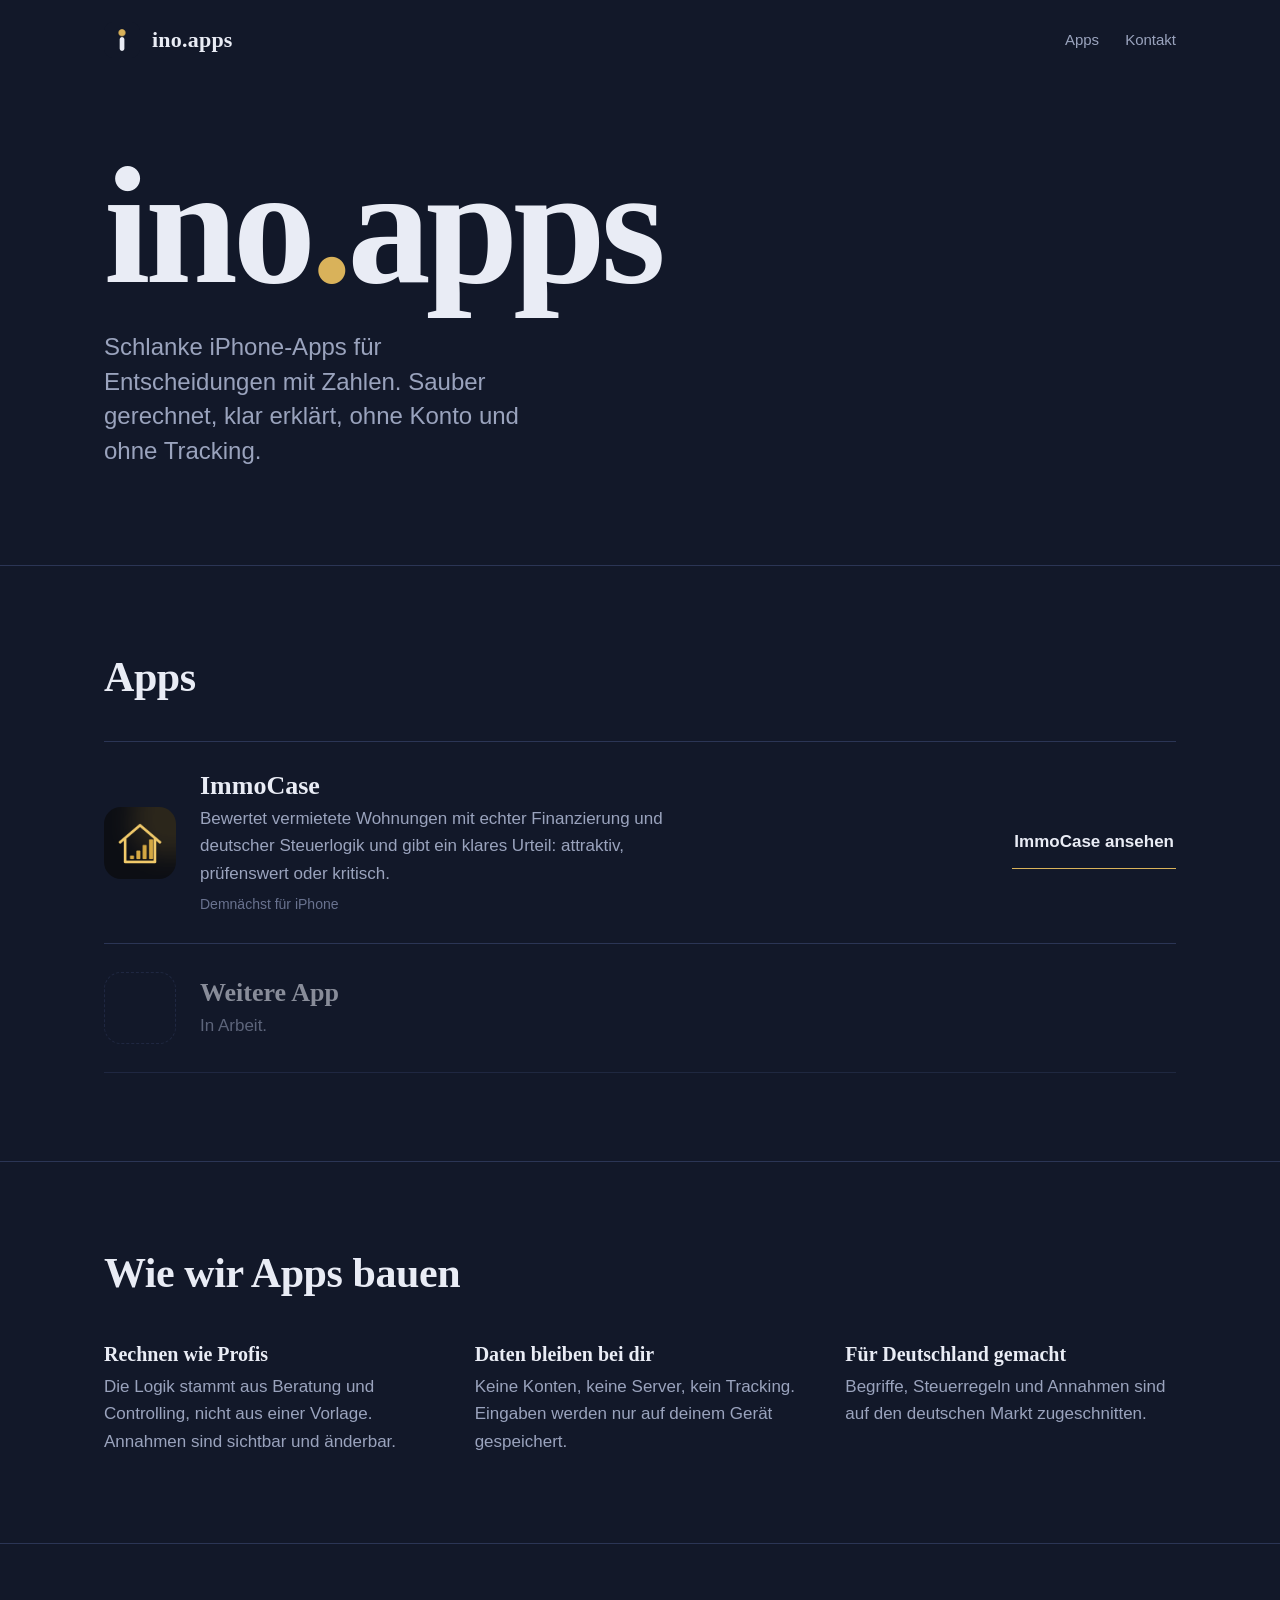
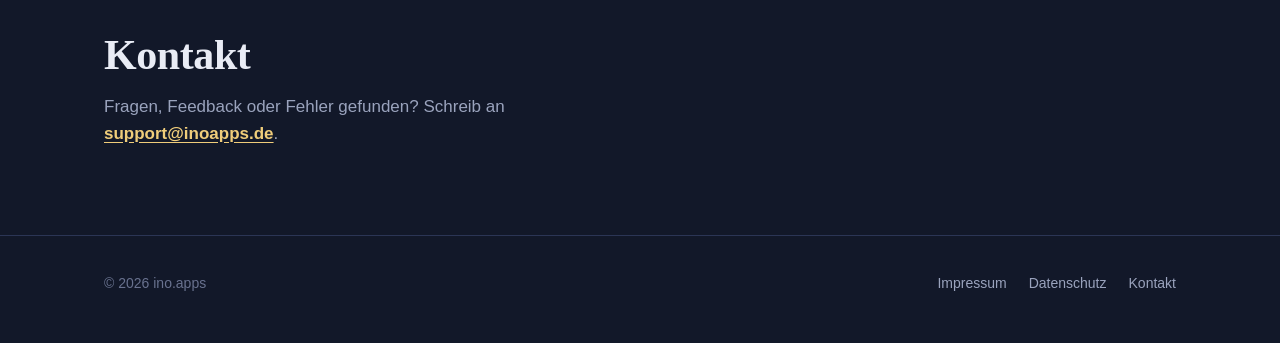
<file: index.html>
<!DOCTYPE html>
<html lang="de">
<head>
<meta charset="UTF-8">
<meta name="viewport" content="width=device-width, initial-scale=1">
<title>ino.apps – Apps für Entscheidungen mit Zahlen</title>
<meta name="description" content="ino.apps entwickelt schlanke iPhone-Apps, die Entscheidungen mit Zahlen einfacher machen. Erste App: ImmoCase für die Bewertung vermieteter Immobilien.">
<link rel="canonical" href="https://inoapps.de/">
<meta property="og:title" content="ino.apps">
<meta property="og:description" content="Schlanke iPhone-Apps für Entscheidungen mit Zahlen.">
<meta name="theme-color" content="#121829">
<link rel="icon" href="/assets/ino-mark.svg" type="image/svg+xml">
<link rel="icon" href="/assets/ino-favicon.png" type="image/png">
<link rel="apple-touch-icon" href="/assets/ino-icon-180.png">
<link rel="stylesheet" href="/assets/style.css">
</head>
<body>
<header class="wrap top">
  <a class="brand" href="/"><img src="/assets/ino-icon-180.png" alt=""><span>ino.apps</span></a>
  <nav aria-label="Seitennavigation"><a href="#apps">Apps</a><a href="#kontakt">Kontakt</a></nav>
</header>
<main>
  <section class="wrap studio-hero">
    <h1 class="wordmark">ino<span class="dot">.</span>apps</h1>
    <p class="lead">Schlanke iPhone-Apps für Entscheidungen mit Zahlen. Sauber gerechnet, klar erklärt, ohne Konto und ohne Tracking.</p>
  </section>

  <section class="section" id="apps" aria-labelledby="apps-title">
    <div class="wrap">
      <h2 id="apps-title">Apps</h2>
      <ul class="apps">
        <li>
          <img src="/immocase/assets/icon-180.png" alt="">
          <div>
            <h3>ImmoCase</h3>
            <p>Bewertet vermietete Wohnungen mit echter Finanzierung und deutscher Steuerlogik und gibt ein klares Urteil: attraktiv, prüfenswert oder kritisch.</p>
            <p class="status">Demnächst für iPhone</p>
          </div>
          <a class="go" href="/immocase/">ImmoCase ansehen</a>
        </li>
        <li class="soon" aria-label="Weitere App in Arbeit">
          <span class="slot" aria-hidden="true"></span>
          <div><h3>Weitere App</h3><p>In Arbeit.</p></div>
        </li>
      </ul>
    </div>
  </section>

  <section class="section" aria-labelledby="p-title">
    <div class="wrap">
      <h2 id="p-title">Wie wir Apps bauen</h2>
      <div class="principles">
        <div><h3>Rechnen wie Profis</h3><p>Die Logik stammt aus Beratung und Controlling, nicht aus einer Vorlage. Annahmen sind sichtbar und änderbar.</p></div>
        <div><h3>Daten bleiben bei dir</h3><p>Keine Konten, keine Server, kein Tracking. Eingaben werden nur auf deinem Gerät gespeichert.</p></div>
        <div><h3>Für Deutschland gemacht</h3><p>Begriffe, Steuerregeln und Annahmen sind auf den deutschen Markt zugeschnitten.</p></div>
      </div>
    </div>
  </section>

  <section class="section contact" id="kontakt" aria-labelledby="k-title">
    <div class="wrap">
      <h2 id="k-title">Kontakt</h2>
      <p>Fragen, Feedback oder Fehler gefunden? Schreib an <a href="mailto:support@inoapps.de">support@inoapps.de</a>.</p>
    </div>
  </section>
</main>
<footer><div class="wrap"><span>© 2026 ino.apps</span><nav aria-label="Rechtliches"><a href="/impressum.html">Impressum</a><a href="/datenschutz.html">Datenschutz</a><a href="mailto:support@inoapps.de">Kontakt</a></nav></div></footer>
</body>
</html>
</file>
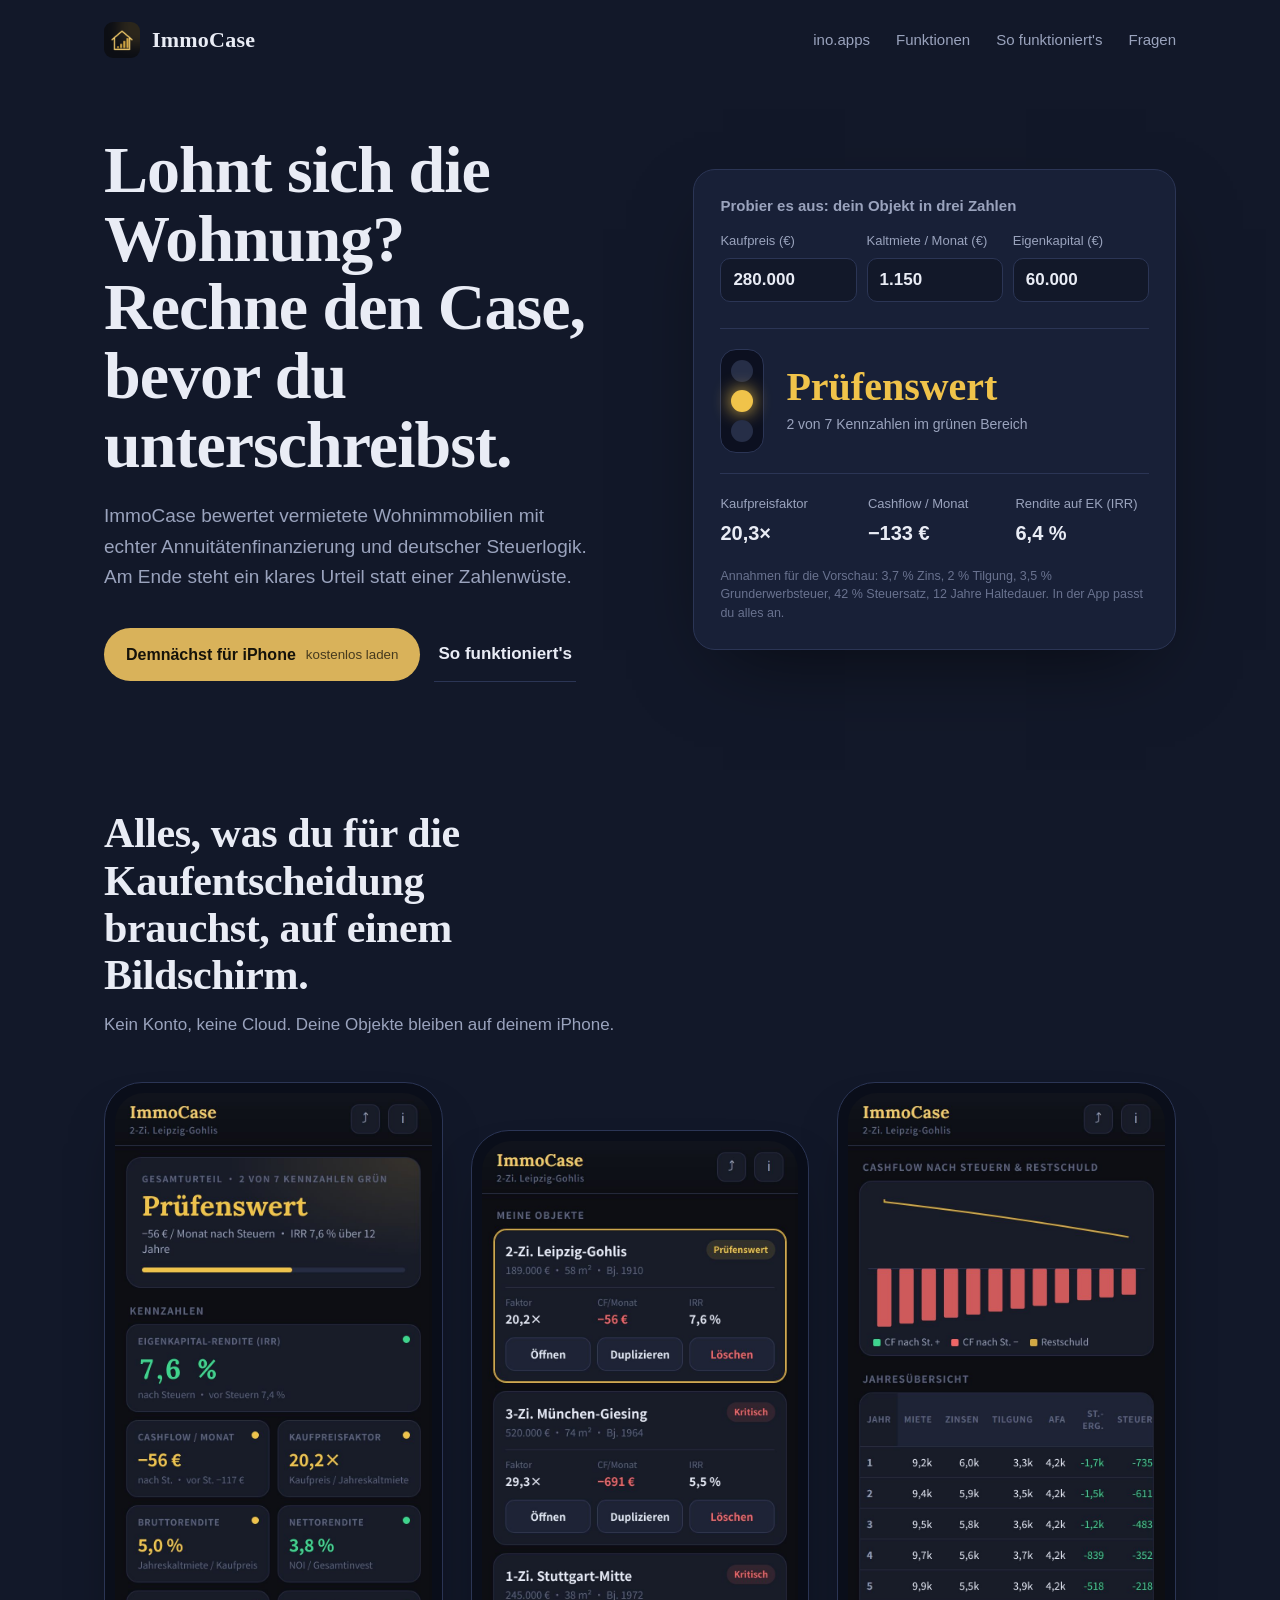
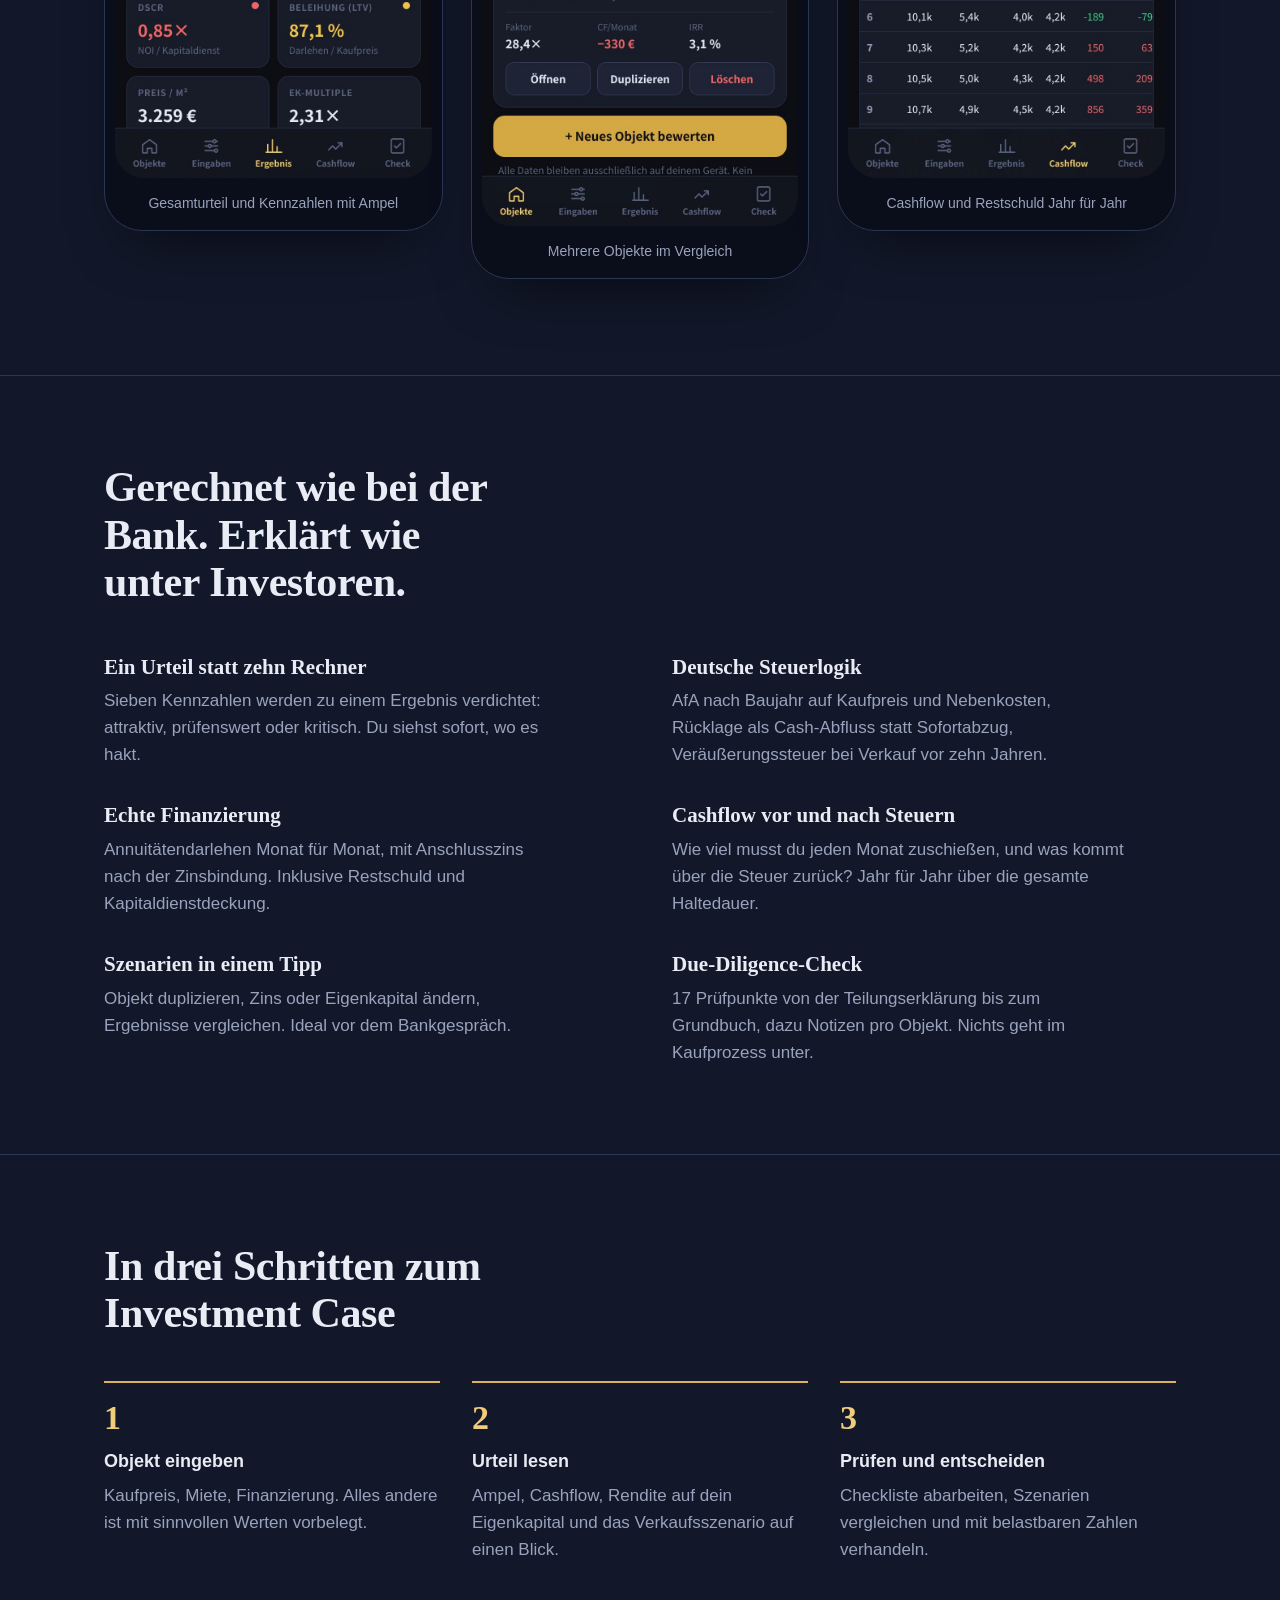
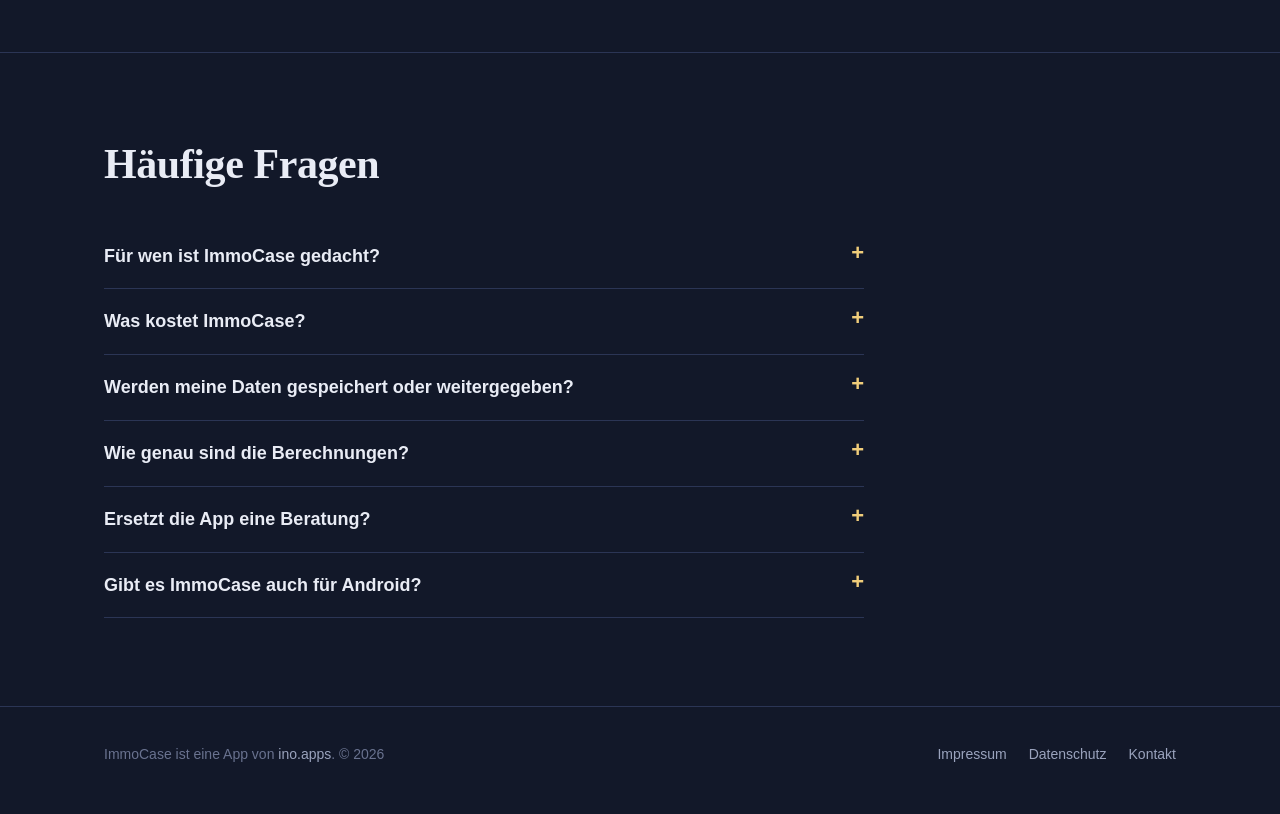
<file: immocase/index.html>
<!DOCTYPE html>
<html lang="de">
<head>
<meta charset="UTF-8">
<meta name="viewport" content="width=device-width, initial-scale=1">
<title>ImmoCase – Rendite und Cashflow deiner Immobilie in Sekunden</title>
<meta name="description" content="ImmoCase bewertet vermietete Wohnungen mit echter Finanzierung und deutscher Steuerlogik und gibt dir ein klares Urteil: attraktiv, prüfenswert oder kritisch. Kostenlos für iPhone.">
<meta property="og:title" content="ImmoCase – Lohnt sich die Wohnung?">
<meta property="og:description" content="Rendite, Cashflow nach Steuern und IRR in Sekunden. Mit Ampel-Urteil und Due-Diligence-Check.">
<meta property="og:image" content="https://inoapps.de/immocase/assets/screen-ergebnis.jpg">
<meta name="theme-color" content="#121829">
<link rel="canonical" href="https://inoapps.de/immocase/">
<link rel="icon" href="/immocase/assets/favicon.png">
<link rel="apple-touch-icon" href="/immocase/assets/icon-180.png">
<link rel="stylesheet" href="/assets/style.css">
</head>
<body>

<header class="wrap top">
  <a class="brand" href="/immocase/"><img src="/immocase/assets/icon-180.png" alt=""><span>ImmoCase</span></a>
  <nav aria-label="Seitennavigation">
    <a href="/">ino.apps</a>
    <a href="#funktionen">Funktionen</a>
    <a href="#ablauf">So funktioniert's</a>
    <a href="#fragen">Fragen</a>
  </nav>
</header>

<main>
  <section class="wrap hero">
    <div>
      <h1>Lohnt sich die Wohnung? Rechne den Case, bevor du unterschreibst.</h1>
      <p class="lead">ImmoCase bewertet vermietete Wohnimmobilien mit echter Annuitätenfinanzierung und deutscher Steuerlogik. Am Ende steht ein klares Urteil statt einer Zahlenwüste.</p>
      <div class="cta">
        <span class="pill">Demnächst für iPhone <small>kostenlos laden</small></span>
        <a class="ghost" href="#ablauf">So funktioniert's</a>
      </div>
    </div>

    <div class="case" aria-labelledby="demo-title">
      <h2 id="demo-title">Probier es aus: dein Objekt in drei Zahlen</h2>
      <div class="inputs">
        <label>Kaufpreis (€)<input id="d-kp" inputmode="numeric" value="280.000" aria-describedby="demo-assume"></label>
        <label>Kaltmiete / Monat (€)<input id="d-miete" inputmode="numeric" value="1.150"></label>
        <label>Eigenkapital (€)<input id="d-ek" inputmode="numeric" value="60.000"></label>
      </div>
      <div class="verdict" aria-live="polite">
        <div class="lamp" aria-hidden="true"><i class="r"></i><i class="y"></i><i class="g"></i></div>
        <div><b id="d-word">–</b><p id="d-sub">Urteil nach sieben Kennzahlen</p></div>
      </div>
      <div class="kpis">
        <div>Kaufpreisfaktor<strong id="d-faktor">–</strong></div>
        <div>Cashflow / Monat<strong id="d-cf">–</strong></div>
        <div>Rendite auf EK (IRR)<strong id="d-irr">–</strong></div>
      </div>
      <p class="assume" id="demo-assume">Annahmen für die Vorschau: 3,7 % Zins, 2 % Tilgung, 3,5 % Grunderwerbsteuer, 42 % Steuersatz, 12 Jahre Haltedauer. In der App passt du alles an.</p>
    </div>
  </section>

  <section class="wrap screens" aria-labelledby="screens-title">
    <h2 id="screens-title">Alles, was du für die Kaufentscheidung brauchst, auf einem Bildschirm.</h2>
    <p class="sub">Kein Konto, keine Cloud. Deine Objekte bleiben auf deinem iPhone.</p>
    <div class="phones">
      <figure><img src="/immocase/assets/screen-ergebnis.jpg" alt="Ergebnis-Ansicht mit Gesamturteil und Kennzahlen" loading="lazy" width="780" height="1688"><figcaption>Gesamturteil und Kennzahlen mit Ampel</figcaption></figure>
      <figure><img src="/immocase/assets/screen-objekte.jpg" alt="Liste mehrerer gespeicherter Objekte im Vergleich" loading="lazy" width="780" height="1688"><figcaption>Mehrere Objekte im Vergleich</figcaption></figure>
      <figure><img src="/immocase/assets/screen-cashflow.jpg" alt="Cashflow-Grafik und Jahrestabelle" loading="lazy" width="780" height="1688"><figcaption>Cashflow und Restschuld Jahr für Jahr</figcaption></figure>
    </div>
  </section>

  <section class="section" id="funktionen" aria-labelledby="f-title">
    <div class="wrap">
      <h2 id="f-title">Gerechnet wie bei der Bank. Erklärt wie unter Investoren.</h2>
      <dl class="features">
        <div><dt>Ein Urteil statt zehn Rechner</dt><dd>Sieben Kennzahlen werden zu einem Ergebnis verdichtet: attraktiv, prüfenswert oder kritisch. Du siehst sofort, wo es hakt.</dd></div>
        <div><dt>Deutsche Steuerlogik</dt><dd>AfA nach Baujahr auf Kaufpreis und Nebenkosten, Rücklage als Cash-Abfluss statt Sofortabzug, Veräußerungssteuer bei Verkauf vor zehn Jahren.</dd></div>
        <div><dt>Echte Finanzierung</dt><dd>Annuitätendarlehen Monat für Monat, mit Anschlusszins nach der Zinsbindung. Inklusive Restschuld und Kapitaldienstdeckung.</dd></div>
        <div><dt>Cashflow vor und nach Steuern</dt><dd>Wie viel musst du jeden Monat zuschießen, und was kommt über die Steuer zurück? Jahr für Jahr über die gesamte Haltedauer.</dd></div>
        <div><dt>Szenarien in einem Tipp</dt><dd>Objekt duplizieren, Zins oder Eigenkapital ändern, Ergebnisse vergleichen. Ideal vor dem Bankgespräch.</dd></div>
        <div><dt>Due-Diligence-Check</dt><dd>17 Prüfpunkte von der Teilungserklärung bis zum Grundbuch, dazu Notizen pro Objekt. Nichts geht im Kaufprozess unter.</dd></div>
      </dl>
    </div>
  </section>

  <section class="section" id="ablauf" aria-labelledby="a-title">
    <div class="wrap">
      <h2 id="a-title">In drei Schritten zum Investment Case</h2>
      <ol class="steps">
        <li><h3>Objekt eingeben</h3><p>Kaufpreis, Miete, Finanzierung. Alles andere ist mit sinnvollen Werten vorbelegt.</p></li>
        <li><h3>Urteil lesen</h3><p>Ampel, Cashflow, Rendite auf dein Eigenkapital und das Verkaufsszenario auf einen Blick.</p></li>
        <li><h3>Prüfen und entscheiden</h3><p>Checkliste abarbeiten, Szenarien vergleichen und mit belastbaren Zahlen verhandeln.</p></li>
      </ol>
    </div>
  </section>

  <section class="section" id="fragen" aria-labelledby="q-title">
    <div class="wrap">
      <h2 id="q-title">Häufige Fragen</h2>
      <div class="faq">
        <details><summary>Für wen ist ImmoCase gedacht?</summary><p>Für private Kapitalanleger, die vermietete Wohnungen oder kleine Mehrfamilienhäuser in Deutschland kaufen oder im Bestand bewerten wollen.</p></details>
        <details><summary>Was kostet ImmoCase?</summary><p>ImmoCase ist kostenlos. Wer mehr Objekte vergleichen möchte, schaltet sie mit ImmoCase Pro per In-App-Kauf frei. Den aktuellen Preis siehst du im App Store.</p></details>
        <details><summary>Werden meine Daten gespeichert oder weitergegeben?</summary><p>Nein. Alle Eingaben werden ausschließlich lokal auf deinem iPhone gespeichert. Es gibt kein Konto, keinen Server und kein Tracking.</p></details>
        <details><summary>Wie genau sind die Berechnungen?</summary><p>ImmoCase rechnet die Finanzierung monatlich und berücksichtigt die wichtigsten steuerlichen Regeln für Privatanleger. Es bleibt eine Modellrechnung mit vereinfachten Annahmen, etwa einem konstanten Steuersatz.</p></details>
        <details><summary>Ersetzt die App eine Beratung?</summary><p>Nein. ImmoCase liefert eine fundierte erste Einschätzung. Für Steuer-, Rechts- und Finanzierungsfragen zu deinem konkreten Fall wende dich an entsprechende Fachleute.</p></details>
        <details><summary>Gibt es ImmoCase auch für Android?</summary><p>Zum Start gibt es ImmoCase für iPhone. Eine Android-Version ist geplant.</p></details>
      </div>
    </div>
  </section>
</main>

<footer>
  <div class="wrap">
    <span>ImmoCase ist eine App von <a href="/">ino.apps</a>. © 2026</span>
    <nav aria-label="Rechtliches">
      <a href="/impressum.html">Impressum</a>
      <a href="/datenschutz.html#immocase">Datenschutz</a>
      <a href="mailto:support@inoapps.de">Kontakt</a>
    </nav>
  </div>
</footer>

<script src="/immocase/assets/calc.js"></script>
<script>
(function(){
  var C = window.ImmoCalc; if(!C) return;
  var $ = function(id){ return document.getElementById(id); };
  var nf0 = new Intl.NumberFormat('de-DE',{maximumFractionDigits:0});
  var nf1 = new Intl.NumberFormat('de-DE',{minimumFractionDigits:1,maximumFractionDigits:1});
  var parse = function(s){ s=String(s).replace(/[^\d,]/g,'').replace(',','.'); return parseFloat(s)||0; };
  var words = {g:'Attraktiv', y:'Prüfenswert', r:'Kritisch'};
  function run(){
    var kp=parse($('d-kp').value), m=parse($('d-miete').value), ek=parse($('d-ek').value);
    if(!kp||!m){ $('d-word').textContent='–'; return; }
    var r=C.calc({kaufpreis:kp, mieteMonat:m, eigenkapital:ek, wohnflaeche:70, baujahr:1975,
      provision:0.0357, grest:0.035, notar:0.018, zins:0.037, tilgung:0.02, bindung:10, zinsNach:0.04,
      leerstand:0.02, mietSteig:0.015, kostenNichtUml:m*12*0.06, ruecklage:m*12*0.05, kostenSteig:0.02,
      gebaeudeAnteil:0.75, steuersatz:0.42, haltedauer:12, wertSteig:0.015, verkaufskosten:0.03});
    var c = r.score>=.7?'g':r.score>=.45?'y':'r', k=r.kpi;
    $('d-word').textContent = words[c];
    $('d-word').style.color = 'var(--'+c+')';
    var greens = Object.values(r.ampel).filter(function(a){return a==='g';}).length;
    $('d-sub').textContent = greens+' von 7 Kennzahlen im grünen Bereich';
    document.querySelectorAll('.lamp i').forEach(function(i){ i.classList.toggle('on', i.classList.contains(c)); });
    $('d-faktor').textContent = isFinite(k.faktor) ? nf1.format(k.faktor)+'×' : '–';
    var cf=Math.round(k.cfNachMonat);
    $('d-cf').textContent = (cf>0?'+':cf<0?'−':'')+nf0.format(Math.abs(cf))+' €';
    $('d-irr').textContent = isFinite(k.irrNach) ? nf1.format(k.irrNach*100)+' %' : 'n. v.';
  }
  ['d-kp','d-miete','d-ek'].forEach(function(id){
    var el=$(id);
    el.addEventListener('input', run);
    el.addEventListener('blur', function(){ var v=parse(el.value); if(v) el.value=nf0.format(v); });
  });
  run();
})();
</script>
</body>
</html>
</file>
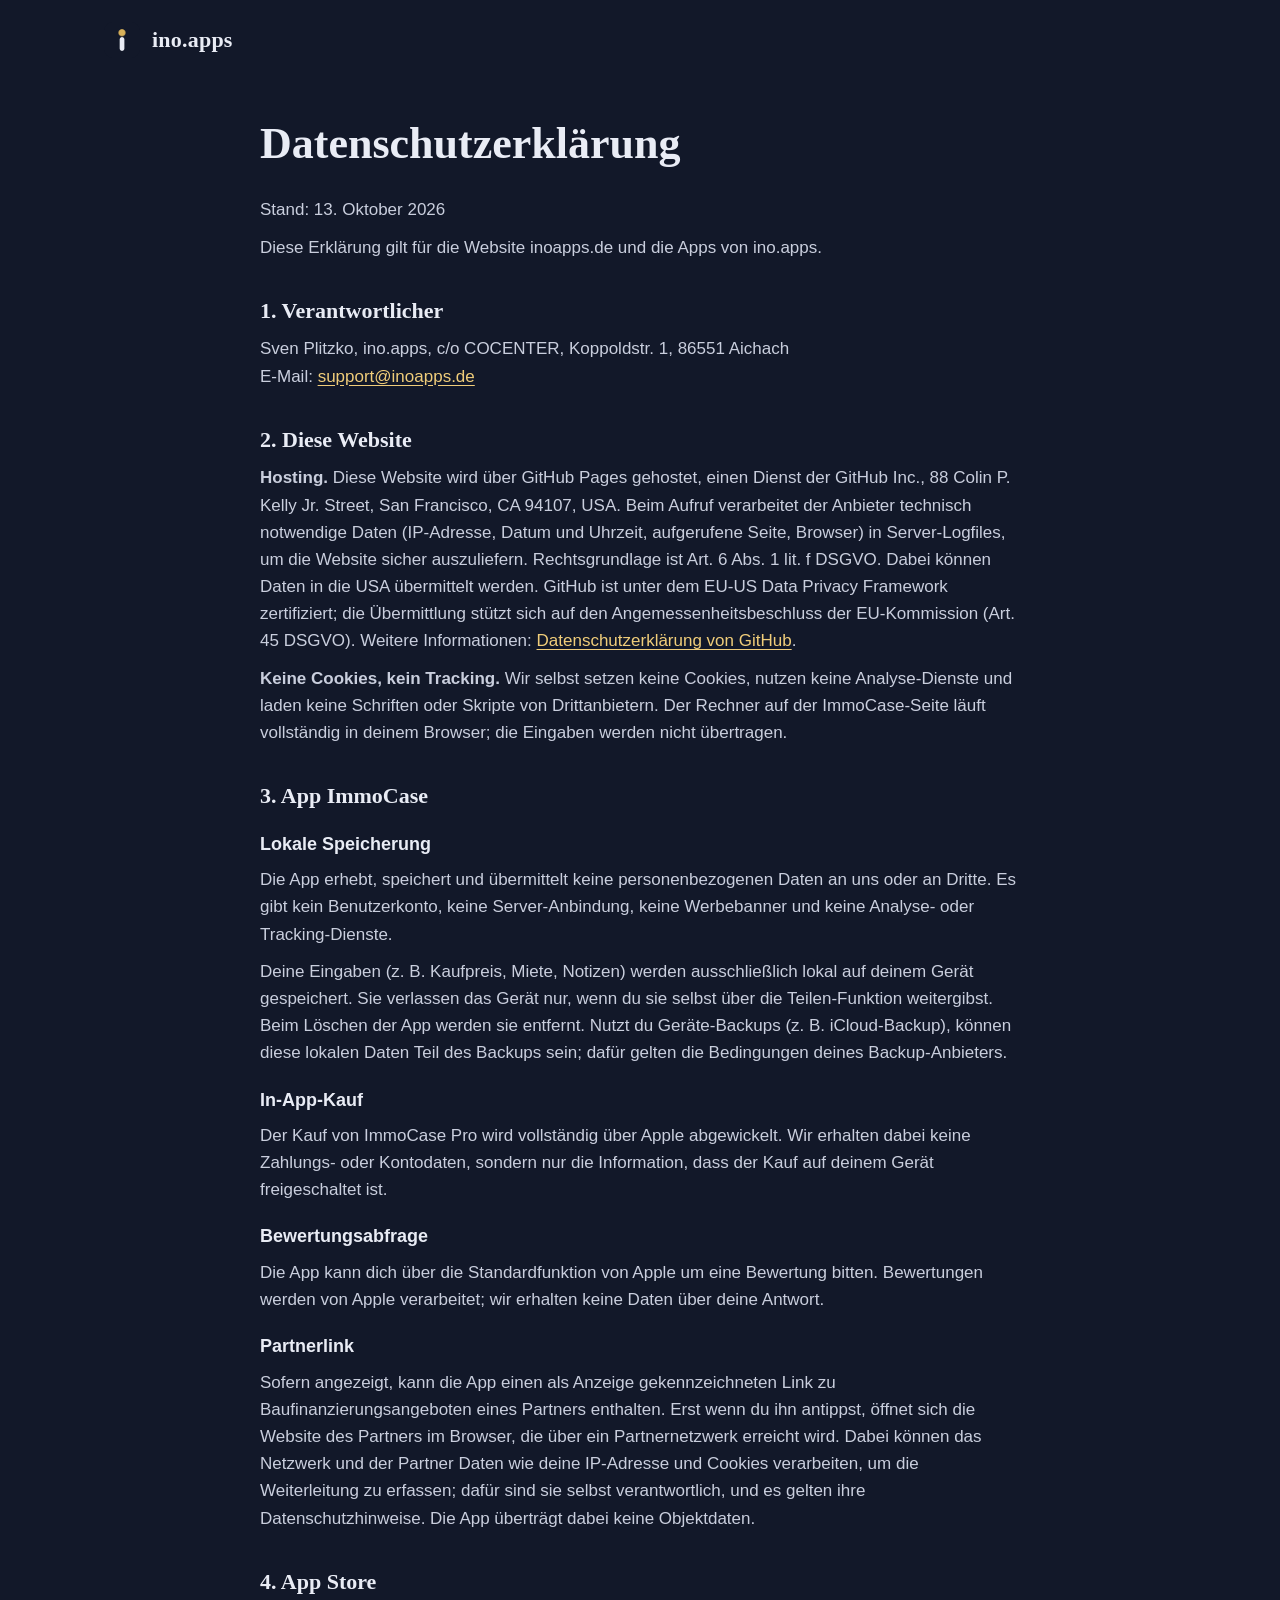
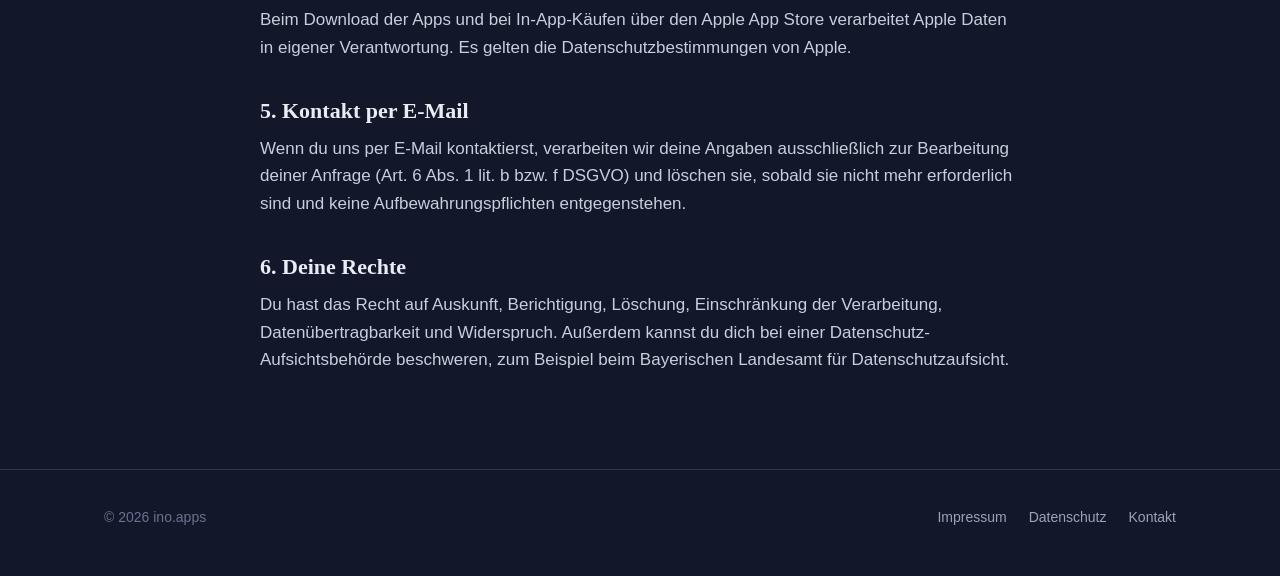
<file: datenschutz.html>
<!DOCTYPE html>
<html lang="de"><head><meta charset="UTF-8"><meta name="viewport" content="width=device-width, initial-scale=1">
<meta name="robots" content="noindex">
<link rel="icon" href="/assets/ino-mark.svg" type="image/svg+xml"><link rel="icon" href="/assets/ino-favicon.png" type="image/png"><link rel="stylesheet" href="/assets/style.css">
<title>Datenschutz – ino.apps</title></head><body>
<header class="wrap top"><a class="brand" href="/"><img src="/assets/ino-icon-180.png" alt=""><span>ino.apps</span></a></header>
<main class="wrap legal">
<h1>Datenschutzerklärung</h1>
<p>Stand: 13. Oktober 2026</p>
<p>Diese Erklärung gilt für die Website inoapps.de und die Apps von ino.apps.</p>

<h2>1. Verantwortlicher</h2>
<p>Sven Plitzko, ino.apps, c/o COCENTER, Koppoldstr. 1, 86551 Aichach<br>E-Mail: <a href="mailto:support@inoapps.de">support@inoapps.de</a></p>

<h2>2. Diese Website</h2>
<p><strong>Hosting.</strong> Diese Website wird über GitHub Pages gehostet, einen Dienst der GitHub Inc., 88 Colin P. Kelly Jr. Street, San Francisco, CA 94107, USA. Beim Aufruf verarbeitet der Anbieter technisch notwendige Daten (IP-Adresse, Datum und Uhrzeit, aufgerufene Seite, Browser) in Server-Logfiles, um die Website sicher auszuliefern. Rechtsgrundlage ist Art. 6 Abs. 1 lit. f DSGVO. Dabei können Daten in die USA übermittelt werden. GitHub ist unter dem EU-US Data Privacy Framework zertifiziert; die Übermittlung stützt sich auf den Angemessenheitsbeschluss der EU-Kommission (Art. 45 DSGVO). Weitere Informationen: <a href="https://docs.github.com/de/site-policy/privacy-policies/github-general-privacy-statement">Datenschutzerklärung von GitHub</a>.</p>
<p><strong>Keine Cookies, kein Tracking.</strong> Wir selbst setzen keine Cookies, nutzen keine Analyse-Dienste und laden keine Schriften oder Skripte von Drittanbietern. Der Rechner auf der ImmoCase-Seite läuft vollständig in deinem Browser; die Eingaben werden nicht übertragen.</p>

<h2 id="immocase">3. App ImmoCase</h2>
<h3>Lokale Speicherung</h3>
<p>Die App erhebt, speichert und übermittelt keine personenbezogenen Daten an uns oder an Dritte. Es gibt kein Benutzerkonto, keine Server-Anbindung, keine Werbebanner und keine Analyse- oder Tracking-Dienste.</p>
<p>Deine Eingaben (z. B. Kaufpreis, Miete, Notizen) werden ausschließlich lokal auf deinem Gerät gespeichert. Sie verlassen das Gerät nur, wenn du sie selbst über die Teilen-Funktion weitergibst. Beim Löschen der App werden sie entfernt. Nutzt du Geräte-Backups (z. B. iCloud-Backup), können diese lokalen Daten Teil des Backups sein; dafür gelten die Bedingungen deines Backup-Anbieters.</p>
<h3>In-App-Kauf</h3>
<p>Der Kauf von ImmoCase Pro wird vollständig über Apple abgewickelt. Wir erhalten dabei keine Zahlungs- oder Kontodaten, sondern nur die Information, dass der Kauf auf deinem Gerät freigeschaltet ist.</p>
<h3>Bewertungsabfrage</h3>
<p>Die App kann dich über die Standardfunktion von Apple um eine Bewertung bitten. Bewertungen werden von Apple verarbeitet; wir erhalten keine Daten über deine Antwort.</p>
<h3>Partnerlink</h3>
<p>Sofern angezeigt, kann die App einen als Anzeige gekennzeichneten Link zu Baufinanzierungsangeboten eines Partners enthalten. Erst wenn du ihn antippst, öffnet sich die Website des Partners im Browser, die über ein Partnernetzwerk erreicht wird. Dabei können das Netzwerk und der Partner Daten wie deine IP-Adresse und Cookies verarbeiten, um die Weiterleitung zu erfassen; dafür sind sie selbst verantwortlich, und es gelten ihre Datenschutzhinweise. Die App überträgt dabei keine Objektdaten.</p>

<h2>4. App Store</h2>
<p>Beim Download der Apps und bei In-App-Käufen über den Apple App Store verarbeitet Apple Daten in eigener Verantwortung. Es gelten die Datenschutzbestimmungen von Apple.</p>

<h2>5. Kontakt per E-Mail</h2>
<p>Wenn du uns per E-Mail kontaktierst, verarbeiten wir deine Angaben ausschließlich zur Bearbeitung deiner Anfrage (Art. 6 Abs. 1 lit. b bzw. f DSGVO) und löschen sie, sobald sie nicht mehr erforderlich sind und keine Aufbewahrungspflichten entgegenstehen.</p>

<h2>6. Deine Rechte</h2>
<p>Du hast das Recht auf Auskunft, Berichtigung, Löschung, Einschränkung der Verarbeitung, Datenübertragbarkeit und Widerspruch. Außerdem kannst du dich bei einer Datenschutz-Aufsichtsbehörde beschweren, zum Beispiel beim Bayerischen Landesamt für Datenschutzaufsicht.</p>
</main>
<footer><div class="wrap"><span>© 2026 ino.apps</span><nav aria-label="Rechtliches"><a href="/impressum.html">Impressum</a><a href="/datenschutz.html">Datenschutz</a><a href="mailto:support@inoapps.de">Kontakt</a></nav></div></footer></body></html>
</file>
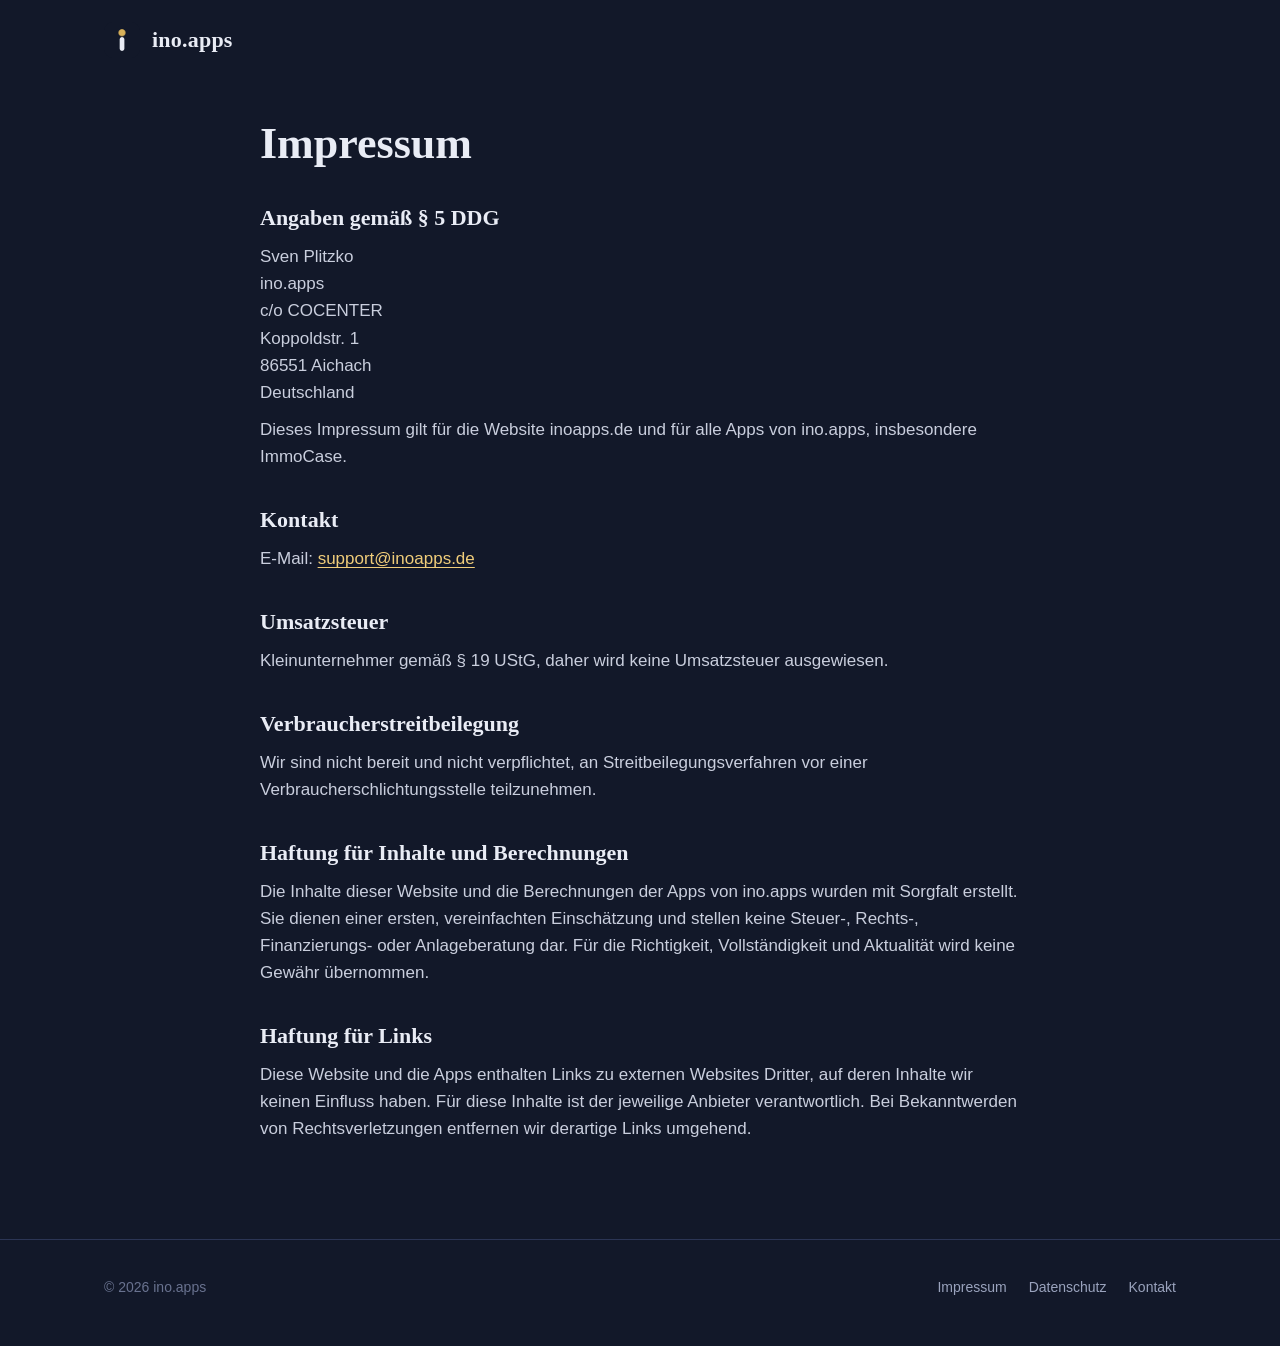
<file: impressum.html>
<!DOCTYPE html>
<html lang="de"><head><meta charset="UTF-8"><meta name="viewport" content="width=device-width, initial-scale=1">
<meta name="robots" content="noindex">
<link rel="icon" href="/assets/ino-mark.svg" type="image/svg+xml"><link rel="icon" href="/assets/ino-favicon.png" type="image/png"><link rel="stylesheet" href="/assets/style.css">
<title>Impressum – ino.apps</title></head><body>
<header class="wrap top"><a class="brand" href="/"><img src="/assets/ino-icon-180.png" alt=""><span>ino.apps</span></a></header>
<main class="wrap legal">
<h1>Impressum</h1>
<h2>Angaben gemäß § 5 DDG</h2>
<p>Sven Plitzko<br>ino.apps<br>c/o COCENTER<br>Koppoldstr. 1<br>86551 Aichach<br>Deutschland</p>
<p>Dieses Impressum gilt für die Website inoapps.de und für alle Apps von ino.apps, insbesondere ImmoCase.</p>
<h2>Kontakt</h2>
<p>E-Mail: <a href="mailto:support@inoapps.de">support@inoapps.de</a></p>
<h2>Umsatzsteuer</h2>
<p>Kleinunternehmer gemäß § 19 UStG, daher wird keine Umsatzsteuer ausgewiesen.</p>
<h2>Verbraucherstreitbeilegung</h2>
<p>Wir sind nicht bereit und nicht verpflichtet, an Streitbeilegungsverfahren vor einer Verbraucherschlichtungsstelle teilzunehmen.</p>
<h2>Haftung für Inhalte und Berechnungen</h2>
<p>Die Inhalte dieser Website und die Berechnungen der Apps von ino.apps wurden mit Sorgfalt erstellt. Sie dienen einer ersten, vereinfachten Einschätzung und stellen keine Steuer-, Rechts-, Finanzierungs- oder Anlageberatung dar. Für die Richtigkeit, Vollständigkeit und Aktualität wird keine Gewähr übernommen.</p>
<h2>Haftung für Links</h2>
<p>Diese Website und die Apps enthalten Links zu externen Websites Dritter, auf deren Inhalte wir keinen Einfluss haben. Für diese Inhalte ist der jeweilige Anbieter verantwortlich. Bei Bekanntwerden von Rechtsverletzungen entfernen wir derartige Links umgehend.</p>
</main>
<footer><div class="wrap"><span>© 2026 ino.apps</span><nav aria-label="Rechtliches"><a href="/impressum.html">Impressum</a><a href="/datenschutz.html">Datenschutz</a><a href="mailto:support@inoapps.de">Kontakt</a></nav></div></footer></body></html>
</file>
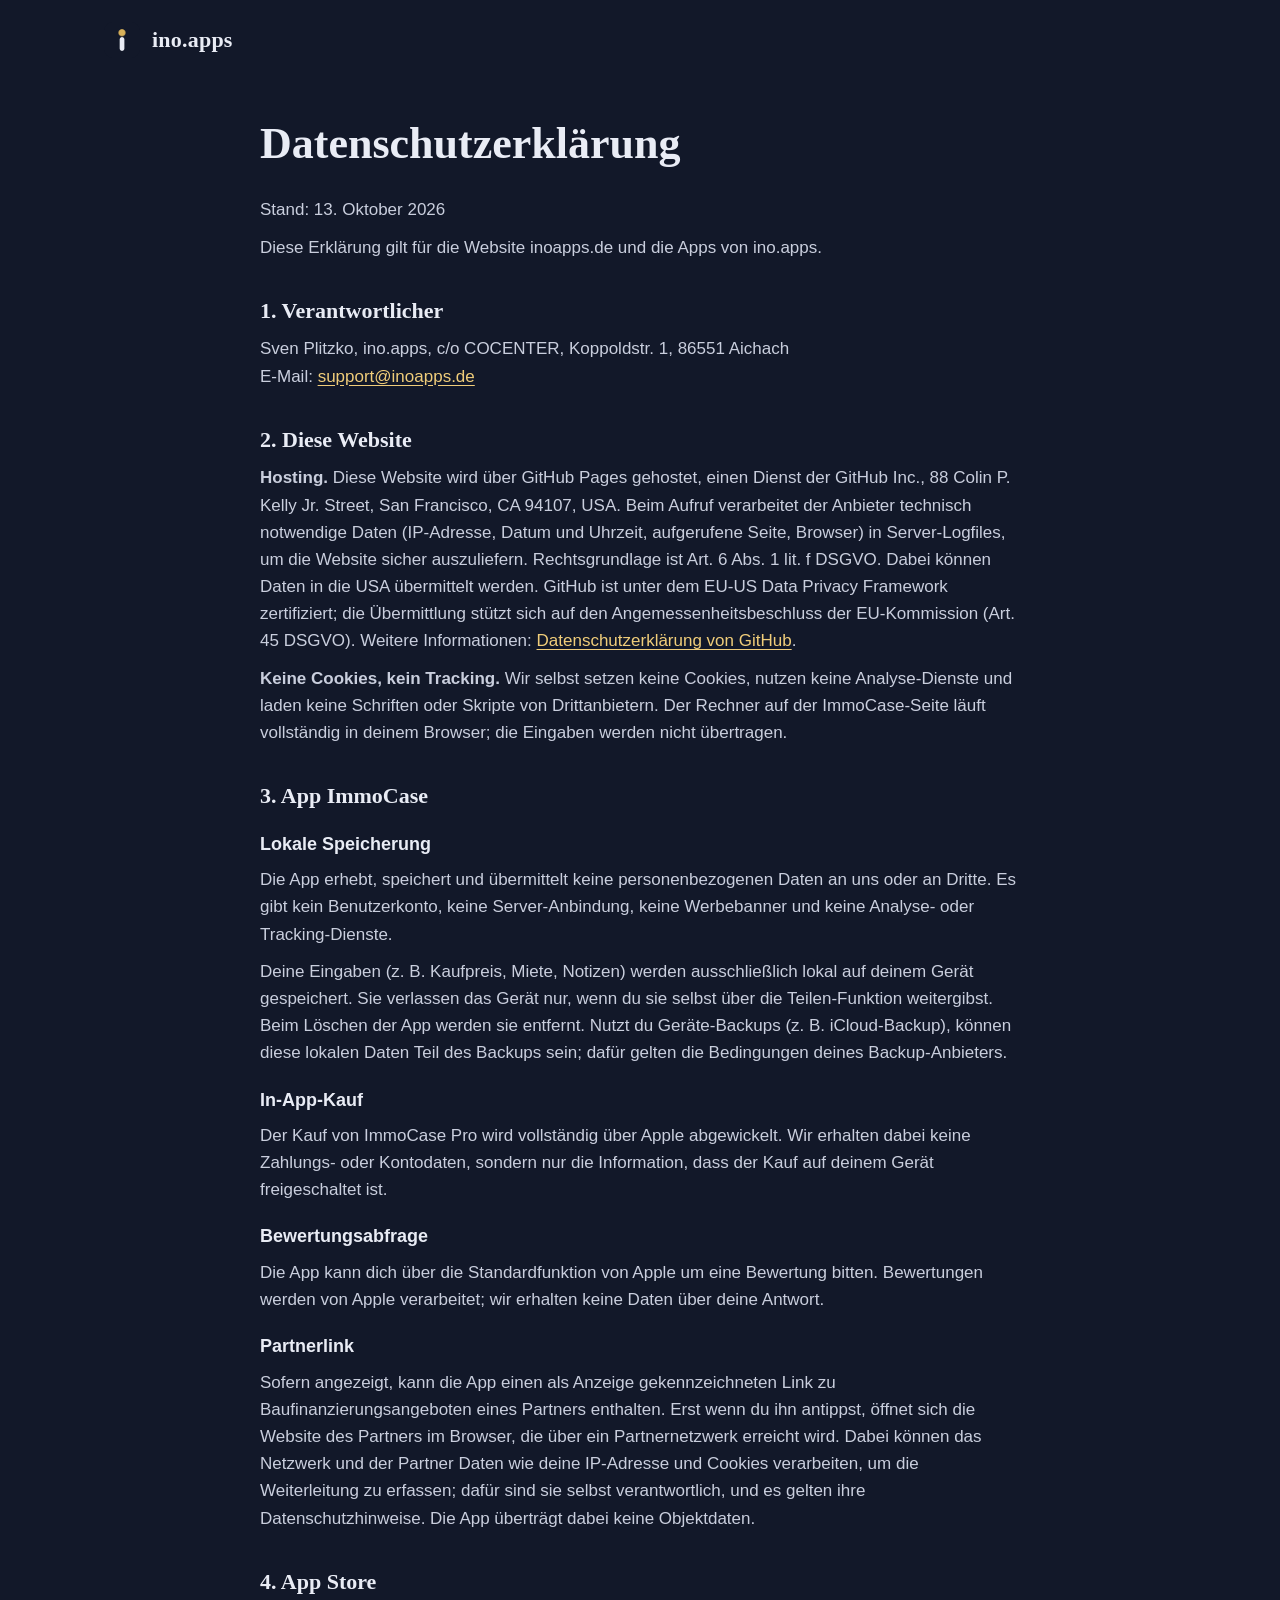
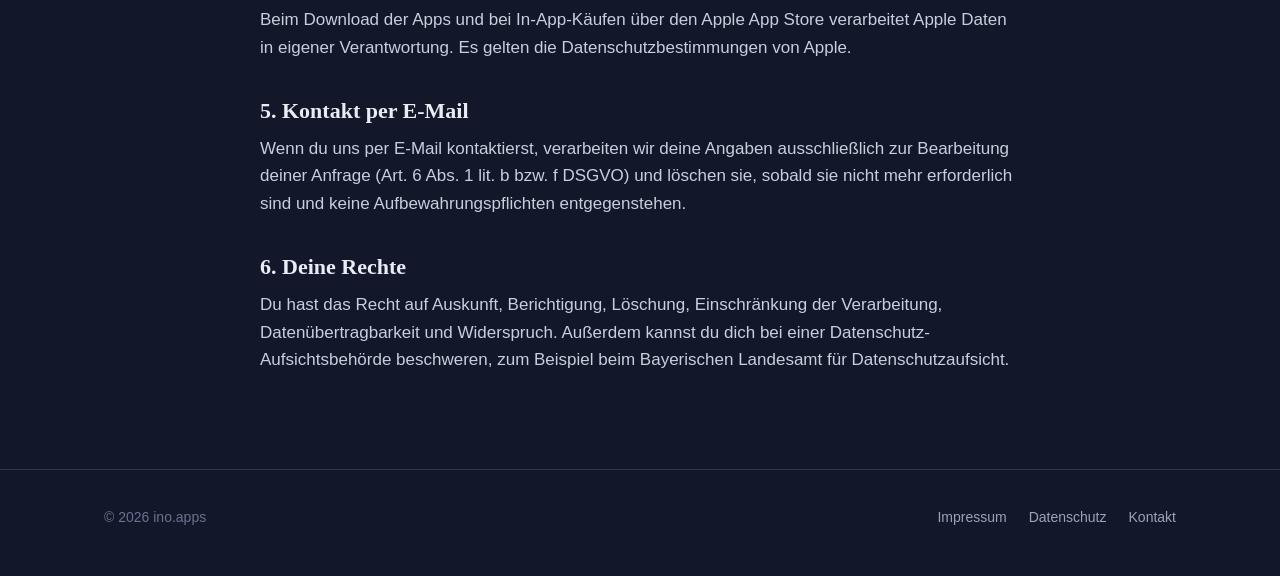
<file: immocase/datenschutz.html>
<!DOCTYPE html><html lang="de"><head><meta charset="UTF-8"><meta name="robots" content="noindex">
<meta http-equiv="refresh" content="0; url=/datenschutz.html#immocase"><link rel="canonical" href="https://inoapps.de/datenschutz.html">
<title>Weiterleitung</title></head><body><p><a href="/datenschutz.html#immocase">Weiter zu datenschutz</a></p></body></html>
</file>
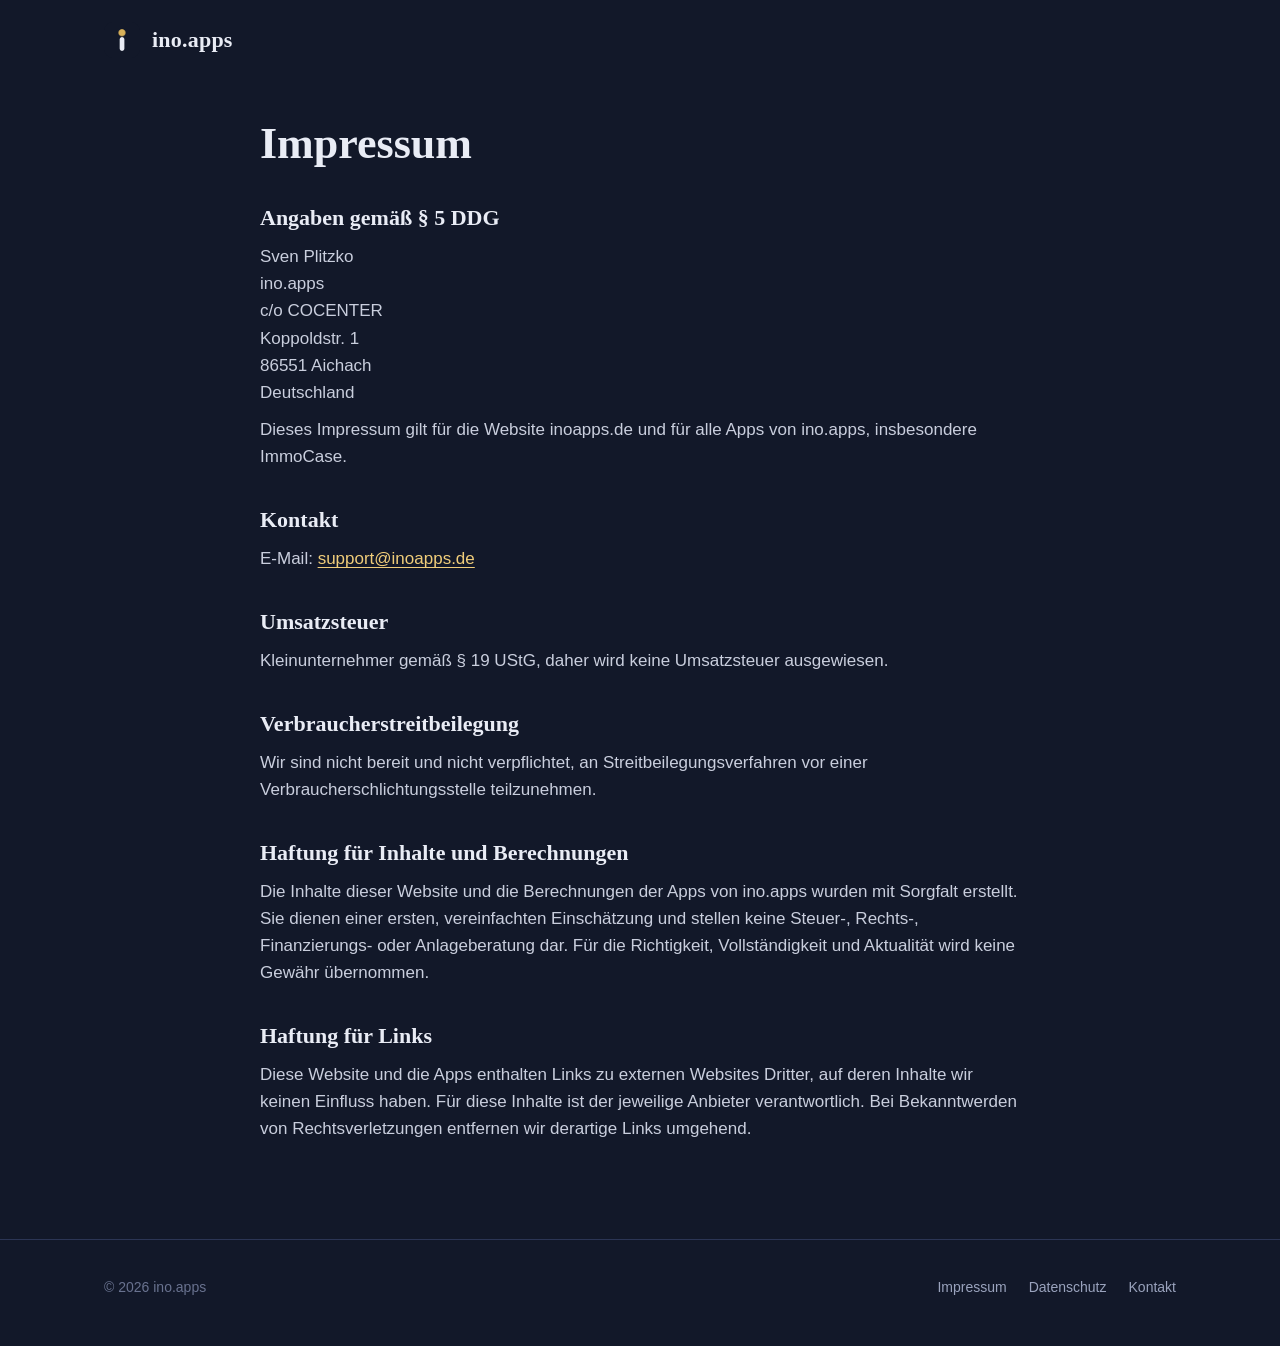
<file: immocase/impressum.html>
<!DOCTYPE html><html lang="de"><head><meta charset="UTF-8"><meta name="robots" content="noindex">
<meta http-equiv="refresh" content="0; url=/impressum.html"><link rel="canonical" href="https://inoapps.de/impressum.html">
<title>Weiterleitung</title></head><body><p><a href="/impressum.html">Weiter zu impressum</a></p></body></html>
</file>
<file: assets/style.css>
:root{
  --ink:#121829; --ink2:#182037; --ink3:#1F2843; --line:#2B3555;
  --text:#E9ECF5; --muted:#9AA3BD; --faint:#69728F;
  --gold:#D9B25A; --gold2:#F0CD7A;
  --g:#3DD68C; --y:#F0C34A; --r:#F06565;
  --serif:"Iowan Old Style","New York","Palatino Linotype",Palatino,Georgia,serif;
  --sans:-apple-system,BlinkMacSystemFont,"Segoe UI",Roboto,"Helvetica Neue",Arial,sans-serif;
  --wrap:1120px;
}
*{box-sizing:border-box;margin:0;padding:0}
html{scroll-behavior:smooth}
@media (prefers-reduced-motion:reduce){html{scroll-behavior:auto}*{animation:none!important;transition:none!important}}
body{background:var(--ink);color:var(--text);font:17px/1.6 var(--sans);-webkit-font-smoothing:antialiased}
a{color:var(--gold2);text-underline-offset:3px}
a:hover{color:#fff}
:focus-visible{outline:2px solid var(--gold2);outline-offset:3px;border-radius:4px}
.wrap{max-width:var(--wrap);margin:0 auto;padding:0 24px}
img{max-width:100%;height:auto;display:block}

/* Header */
.top{display:flex;align-items:center;justify-content:space-between;padding-top:22px;padding-bottom:22px}
.brand{display:flex;align-items:center;gap:12px;text-decoration:none;color:var(--text)}
.brand img{width:36px;height:36px;border-radius:9px}
.brand span{font:700 22px/1 var(--serif);letter-spacing:.01em}
.top nav{display:flex;gap:26px;font-size:15px}
.top nav a{color:var(--muted);text-decoration:none}
.top nav a:hover{color:var(--text)}

/* Hero */
.hero{display:grid;grid-template-columns:1.05fr .95fr;gap:56px;align-items:center;padding-top:56px;padding-bottom:88px}
.hero h1{font:600 clamp(40px,5.4vw,66px)/1.04 var(--serif);letter-spacing:-.015em;max-width:15ch}
.hero .lead{font-size:19px;color:var(--muted);margin-top:22px;max-width:46ch}
.cta{display:flex;flex-wrap:wrap;gap:14px;margin-top:34px;align-items:center}
.pill{display:inline-flex;align-items:center;gap:10px;background:var(--gold);color:#16130A;font-weight:650;font-size:16px;padding:14px 22px;border-radius:999px}
.pill small{font-weight:500;opacity:.75}
.ghost{color:var(--text);text-decoration:none;font-weight:600;padding:14px 4px;border-bottom:1px solid var(--line)}
.ghost:hover{border-color:var(--gold)}

/* Case card (live demo) */
.case{background:var(--ink2);border:1px solid var(--line);border-radius:22px;padding:26px;position:relative;box-shadow:0 30px 80px -30px rgba(0,0,0,.6)}
.case h2{font:600 15px/1.3 var(--sans);color:var(--muted);margin-bottom:16px}
.inputs{display:grid;grid-template-columns:repeat(3,1fr);gap:10px}
.inputs label{display:flex;flex-direction:column;gap:6px;font-size:13px;color:var(--muted)}
.inputs input{width:100%;background:var(--ink);border:1px solid var(--line);border-radius:10px;color:var(--text);font:600 17px var(--sans);font-variant-numeric:tabular-nums;padding:11px 12px}
.inputs input:focus{border-color:var(--gold);outline:none}
.verdict{display:flex;align-items:center;gap:22px;margin:26px 0 20px;padding:20px 0;border-top:1px solid var(--line);border-bottom:1px solid var(--line)}
.lamp{display:flex;flex-direction:column;gap:8px;background:#0C1020;padding:10px;border-radius:16px;border:1px solid var(--line)}
.lamp i{width:22px;height:22px;border-radius:50%;background:#262E47;transition:background .35s,box-shadow .35s}
.lamp i.on.r{background:var(--r);box-shadow:0 0 18px var(--r)}
.lamp i.on.y{background:var(--y);box-shadow:0 0 18px var(--y)}
.lamp i.on.g{background:var(--g);box-shadow:0 0 18px var(--g)}
.verdict b{display:block;font:600 40px/1 var(--serif)}
.verdict p{color:var(--muted);font-size:14px;margin-top:6px}
.kpis{display:grid;grid-template-columns:repeat(3,1fr);gap:14px}
.kpis div{font-size:13px;color:var(--muted)}
.kpis strong{display:block;color:var(--text);font-size:20px;font-variant-numeric:tabular-nums;margin-top:2px}
.assume{font-size:12.5px;color:var(--faint);margin-top:18px;line-height:1.5}

/* Screens */
.screens{padding-top:40px;padding-bottom:96px}
.screens h2,.section h2{font:600 clamp(30px,3.4vw,42px)/1.12 var(--serif);letter-spacing:-.01em;max-width:20ch}
.screens .sub,.section .sub{color:var(--muted);margin-top:12px;max-width:56ch}
.phones{display:grid;grid-template-columns:repeat(3,1fr);gap:28px;margin-top:44px;align-items:start}
.phones figure{background:#0A0E1A;border:1px solid var(--line);border-radius:38px;padding:10px;box-shadow:0 30px 60px -30px rgba(0,0,0,.7)}
.phones figure:nth-child(2){margin-top:48px}
.phones img{border-radius:29px}
.phones figcaption{font-size:14px;color:var(--muted);text-align:center;padding:14px 8px 6px}

/* Sections */
.section{padding:88px 0;border-top:1px solid var(--line)}
.features{display:grid;grid-template-columns:1fr 1fr;gap:34px 64px;margin-top:48px}
.features dt{font:600 21px/1.3 var(--serif);color:var(--text)}
.features dd{color:var(--muted);margin-top:6px;max-width:48ch}
.steps{list-style:none;counter-reset:s;display:grid;grid-template-columns:repeat(3,1fr);gap:32px;margin-top:44px}
.steps li{counter-increment:s;padding-top:18px;border-top:2px solid var(--gold)}
.steps li::before{content:counter(s);font:600 34px/1 var(--serif);color:var(--gold2);display:block;margin-bottom:12px}
.steps h3{font-size:18px;margin-bottom:6px}
.steps p{color:var(--muted)}
.fair{display:grid;grid-template-columns:1fr 1.1fr;gap:56px;align-items:start}
.fair p{color:var(--muted);margin-top:14px}
.fair p:first-of-type{margin-top:0}
.faq{margin-top:36px;max-width:760px}
.faq details{border-bottom:1px solid var(--line);padding:18px 0}
.faq summary{cursor:pointer;font-weight:600;font-size:18px;list-style:none;display:flex;justify-content:space-between;gap:16px}
.faq summary::-webkit-details-marker{display:none}
.faq summary::after{content:"+";color:var(--gold2);font-size:22px;line-height:1}
.faq details[open] summary::after{content:"–"}
.faq details p{color:var(--muted);margin-top:10px;max-width:64ch}

/* Footer */
footer{border-top:1px solid var(--line);padding:36px 0 48px;color:var(--faint);font-size:14px}
footer .wrap{display:flex;flex-wrap:wrap;justify-content:space-between;gap:16px}
footer nav{display:flex;gap:22px}
footer a{color:var(--muted);text-decoration:none}
footer a:hover{color:var(--text)}

/* Legal pages */
.legal{max-width:808px;padding-top:40px;padding-bottom:96px}
.legal h1{font:600 44px/1.1 var(--serif);margin-bottom:28px}
.legal h2{font:600 22px/1.3 var(--serif);margin:36px 0 10px}
.legal p,.legal li{color:#C9CEDD;margin-top:10px}
.legal ul{padding-left:22px}
mark.ph{background:rgba(217,178,90,.18);color:var(--gold2);padding:1px 5px;border-radius:4px}

@media (max-width:900px){
  .hero{grid-template-columns:1fr;gap:40px;padding-top:28px}
  .phones{grid-template-columns:1fr 1fr}
  .phones figure:nth-child(2){margin-top:0}
  .phones figure:nth-child(3){display:none}
  .features,.fair{grid-template-columns:1fr;gap:28px}
  .steps{grid-template-columns:1fr}
  .top nav{display:none}
}
@media (max-width:520px){
  body{font-size:16px}
  .inputs{grid-template-columns:1fr}
  .kpis strong{font-size:17px}
  .phones{grid-template-columns:1fr}
  .phones figure:nth-child(2){display:none}
  .case{padding:20px}
}

/* ===== Dachmarke ino.apps ===== */
.brand .by{font:500 13px/1 var(--sans);color:var(--faint);margin-left:2px}
.brand .by:hover{color:var(--muted)}
.studio-hero{padding-top:72px;padding-bottom:96px}
.wordmark{font:600 clamp(64px,13vw,168px)/.9 var(--serif);letter-spacing:-.03em}
.wordmark .dot{color:var(--gold)}
.studio-hero .lead{font-size:clamp(19px,2.2vw,24px);color:var(--muted);margin-top:28px;max-width:34ch;line-height:1.45}
.apps{list-style:none;margin-top:40px;border-top:1px solid var(--line)}
.apps li{display:grid;grid-template-columns:72px 1fr auto;gap:24px;align-items:center;padding:28px 0;border-bottom:1px solid var(--line)}
.apps img{width:72px;height:72px;border-radius:17px}
.apps h3{font:600 26px/1.2 var(--serif)}
.apps p{color:var(--muted);margin-top:4px;max-width:52ch}
.apps .status{font-size:14px;color:var(--faint);margin-top:6px}
.apps .go{color:var(--text);text-decoration:none;font-weight:600;padding:12px 2px;border-bottom:1px solid var(--gold);white-space:nowrap}
.apps .go:hover{color:var(--gold2)}
.apps li.soon{opacity:.55}
.apps li.soon .slot{width:72px;height:72px;border-radius:17px;border:1px dashed var(--line)}
.principles{display:grid;grid-template-columns:repeat(3,1fr);gap:40px;margin-top:44px}
.principles h3{font:600 20px/1.3 var(--serif)}
.principles p{color:var(--muted);margin-top:6px}
.contact p{color:var(--muted);margin-top:14px;max-width:56ch}
.contact a{font-weight:600}
.legal h3{font:600 18px/1.3 var(--sans);margin:22px 0 4px;color:var(--text)}
@media (max-width:900px){
  .principles{grid-template-columns:1fr;gap:26px}
  .apps li{grid-template-columns:56px 1fr;gap:16px}
  .apps img,.apps li.soon .slot{width:56px;height:56px;border-radius:13px}
  .apps .go{grid-column:2;justify-self:start}
}
</file>
